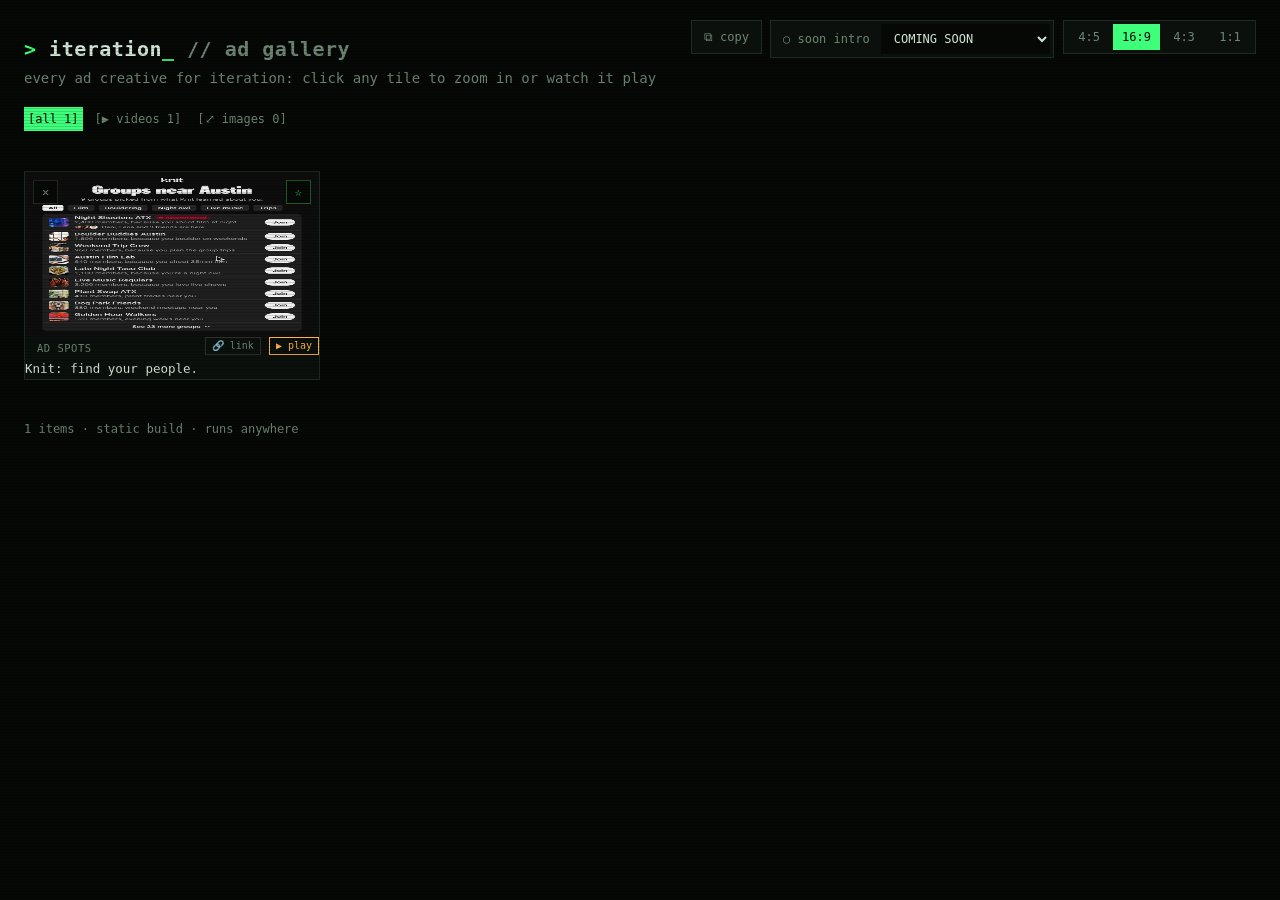
<file: index.html>
<!doctype html>
<html lang="en">
<head>
<meta charset="utf-8">
<meta name="viewport" content="width=device-width, initial-scale=1">
<title>iteration: ad gallery</title>
<link rel="stylesheet" href="styles.css">
</head>
<body>
<div class="ar-pick" id="lbAr" role="radiogroup" aria-label="aspect ratio"></div>
<div class="soon-pick" role="group" aria-label="coming-soon intro before every ad">
  <button type="button" id="soonToggle" aria-pressed="false" title="play a coming-soon card before every ad, in the viewer and in downloads">○ soon intro</button>
  <select id="soonVariant" aria-label="intro variant"></select>
</div>
<button type="button" class="cap-copy" id="capCopy" title="copy your caption edits to send them in">⧉ copy</button>
<div class="mark-bar" id="markBar" hidden>
  <button type="button" id="markCopy" title="copy the ids you marked to send them in">✕ 0 marked · copy list</button>
  <button type="button" id="markClear" title="unmark everything (nothing is deleted here)">clear</button>
</div>
<a class="lb-dl" id="lbDl" hidden download>⤓ download</a>
<header class="top">
  <h1><span class="prompt">&gt;</span> iteration<span class="cursor">_</span> <span class="dim">// ad gallery</span></h1>
  <p class="sub">every ad creative for iteration: click any tile to zoom in or watch it play</p>
  <nav class="chips" id="typePick" aria-label="media type"></nav>
  <nav class="chips" id="chips" aria-label="filter"></nav>
</header>

<main class="grid" id="grid" aria-live="polite">
  <section class="fav-band" id="favBand" aria-label="favorites" hidden></section>
  <section class="grid-cols" id="gridCols"></section>
</main>
<p class="empty dim" id="empty" hidden>no items in this group</p>

<footer class="foot dim">
  <span id="count"></span> · <span>static build · runs anywhere</span>
</footer>

<div class="lb" id="lb" hidden>
  <button class="lb-close" id="lbClose" aria-label="close (esc)">&times;</button>
  <button class="lb-nav lb-prev" id="lbPrev" aria-label="previous (←)">&#8592;</button>
  <div class="lb-stage" id="lbStage" role="dialog" aria-modal="true" aria-label="media viewer"></div>
  <button class="lb-nav lb-next" id="lbNext" aria-label="next (→)">&#8594;</button>
  <div class="lb-caption"><span id="lbTitle"></span><span class="dim" id="lbPos"></span><button type="button" class="lb-fav" id="lbFav" aria-pressed="false" data-off="☆ favorite" data-on="★ favorited" title="favorite: pins this ad to the top of the grid; kept in this browser">☆ favorite</button><a class="lb-link" id="lbLink" href="#" title="copy this ad's permalink">🔗 copy link</a><a class="lb-link" id="lbOpen" href="#" target="_blank" rel="noopener" title="open the creative on its own page">open ↗</a></div>
</div>

<script src="soon.js"></script>
<script src="gallery.js"></script>
</body>
</html>
</file>
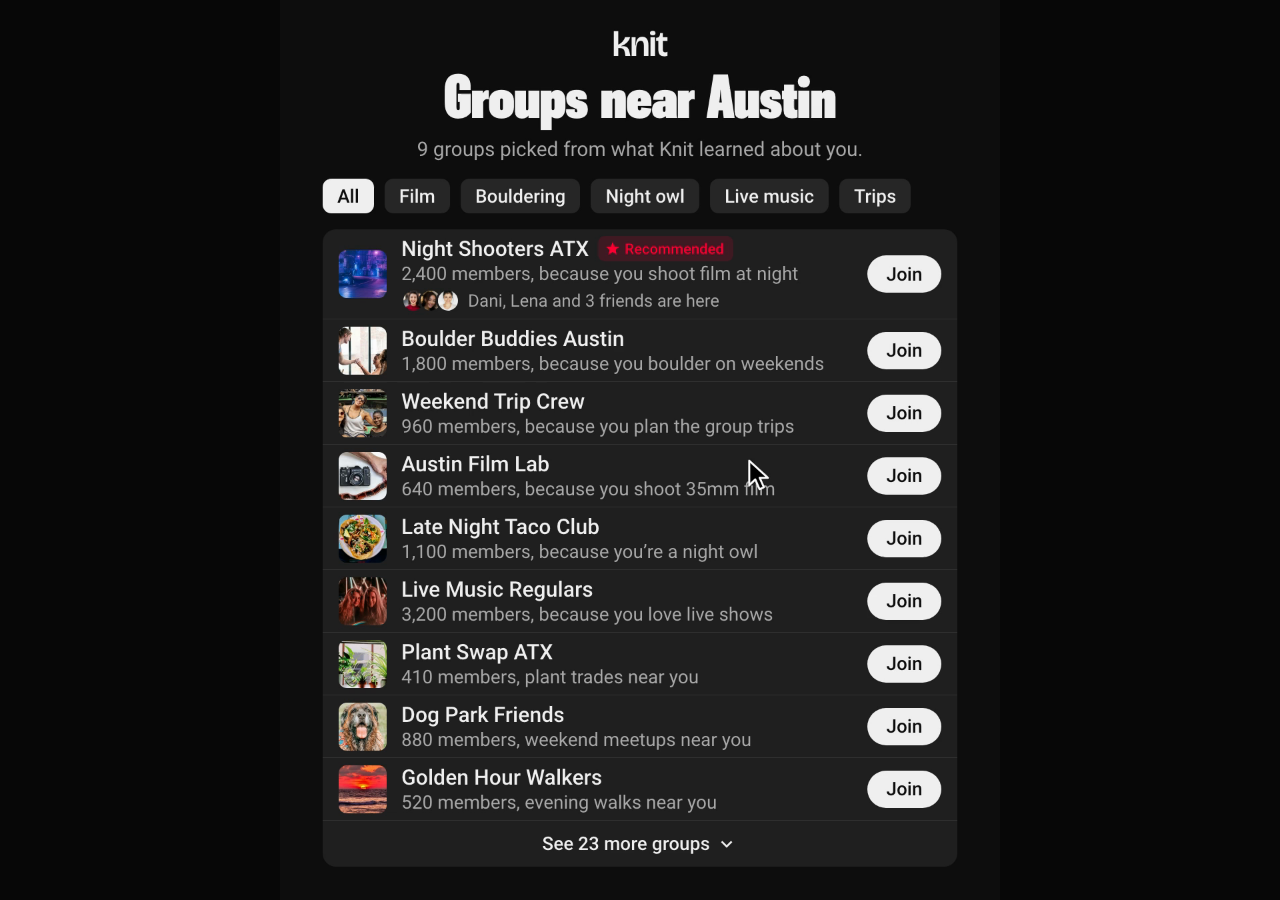
<file: animations/knit-video_knitsocial_youtube_scan_v1/index.html>
<!doctype html>
<html lang="en">
<head>
<meta charset="utf-8">
<meta name="viewport" content="width=device-width, initial-scale=1">
<title>Knit: find your people.</title>
<style>
/* Plays the rendered film (18 s, 4:5, with sound) on its own near-black canvas.
   This spot ships one cut only, so ?ar= is ignored: the page always plays final.mp4. */
:root {
  --canvas: #070707;
  --surface: #ffffff;
  --ink: #14171c;
  --hairline: #d4d8de;
}

*, *::before, *::after { box-sizing: border-box; }

html, body {
  margin: 0;
  height: 100%;
  overflow: hidden;
  background: var(--canvas);
}

body {
  display: grid;
  place-items: center;
}

.frame {
  position: relative;
  width: min(100vw, 80vh);
  aspect-ratio: 4 / 5;
  background: var(--canvas);
}

video {
  display: block;
  width: 100%;
  height: 100%;
  object-fit: contain;
  background: var(--canvas);
}

</style>
</head>
<body>
<div class="frame">
  <video id="film" autoplay loop playsinline preload="auto"
    aria-label="Knit: find your people. A Reddit video ad scanning a YouTube channel for the conversation a creator belongs in, with sound on (18s loop)."></video>
</div>
<script>
  const video = document.getElementById("film");
  video.poster = "poster.png";
  video.src = "final.mp4";
  // Sound is always on: try unmuted autoplay, and if the browser refuses it, play muted and unmute on the
  // viewer's first click, key or touch.
  const unmute = () => {
    video.muted = false;
    video.play().catch(() => {});
  };
  const start = () => {
    video.muted = false;
    video.play().catch(() => {
      video.muted = true;
      video.play().catch(() => {});
    });
  };
  for (const type of ["pointerdown", "keydown", "touchstart"]) addEventListener(type, unmute, { once: true, capture: true });
  // the gallery lightbox posts { type: "unmute" } on the viewer's first click or key
  addEventListener("message", (e) => {
    if (e.data && e.data.type === "unmute") unmute();
  });
  if (video.readyState >= 2) start();
  else video.addEventListener("canplay", start, { once: true });
</script>
</body>
</html>
</file>
<file: styles.css>
:root {
  --bg: #050805;
  --panel: #0b100c;
  --line: #1d2b20;
  --fg: #d2e5d5;
  --dim: #6d8572;
  --acc: #3dff7a;
  --amber: #ffb347;
  --mono: ui-monospace, "Cascadia Mono", "SF Mono", Menlo, Consolas, monospace;
  color-scheme: dark;
}

* { box-sizing: border-box; }
html, body { margin: 0; padding: 0; }
body {
  background: var(--bg);
  color: var(--fg);
  font-family: var(--mono);
  font-size: 14px;
  line-height: 1.5;
  min-height: 100vh;
}
body::after { /* faint CRT scanlines */
  content: "";
  position: fixed; inset: 0;
  pointer-events: none;
  background: repeating-linear-gradient(0deg, transparent 0 2px, rgba(0,0,0,.14) 2px 3px);
  z-index: 5;
}

.top { padding: 34px 24px 10px; max-width: 1400px; margin: 0 auto; }
@media (max-width: 1200px) { .top { padding-top: 70px; } } /* the fixed pickers sit above the title on narrower screens */
h1 { font-size: 20px; font-weight: 600; margin: 0 0 4px; letter-spacing: .5px; }
.prompt { color: var(--acc); }
.cursor { color: var(--acc); animation: blink 1.1s steps(1) infinite; }
@keyframes blink { 50% { opacity: 0; } }
.sub { color: var(--dim); margin: 0 0 18px; }
.dim { color: var(--dim); }

.chips { display: flex; flex-wrap: wrap; gap: 8px; }
.chips + .chips { margin-top: 8px; } /* the type picker sits right above the group chips */
.chip {
  font-family: var(--mono); font-size: 12px;
  background: none; color: var(--dim);
  border: none; border-radius: 0;
  padding: 5px 4px; cursor: pointer;
}
.chip:hover { color: var(--fg); }
.chip.on { background: var(--acc); color: var(--bg); }

.grid {
  max-width: 1400px; margin: 22px auto 40px; padding: 0 24px;
}
.grid-cols { columns: 4 260px; column-gap: 16px; }
/* favorites fill the FIRST cells of the grid, left to right across the top; the rest of the
   gallery keeps the masonry columns below (multi-column flow fills one column top-to-bottom, so
   favorites used to stack under each other down the left column instead of sitting side by side) */
.fav-band {
  display: grid; grid-template-columns: repeat(auto-fill, minmax(260px, 1fr)); gap: 16px;
  align-items: start; /* each tile keeps its own height; the row is as tall as its tallest */
  margin-bottom: 16px;
}
.fav-band[hidden] { display: none; }
.fav-band .tile { margin-bottom: 0; } /* the grid gap already spaces the band */
.tile {
  break-inside: avoid; margin-bottom: 16px;
  background: var(--panel); border: 1px solid var(--line); border-radius: 0;
  overflow: hidden; cursor: zoom-in;
  transition: border-color .15s, box-shadow .15s;
  display: block; width: 100%; padding: 0; text-align: left;
  font-family: var(--mono); color: var(--fg);
  position: relative;
}
/* viewfinder corner brackets on hover */
.tile::before, .tile::after {
  content: ""; position: absolute; width: 14px; height: 14px;
  opacity: 0; transition: opacity .12s; pointer-events: none; z-index: 1;
}
.tile::before { top: 6px; left: 6px; border-top: 2px solid var(--acc); border-left: 2px solid var(--acc); }
.tile::after { top: 6px; right: 6px; border-top: 2px solid var(--acc); border-right: 2px solid var(--acc); }
.tile:hover { border-color: var(--acc); box-shadow: 0 0 24px -6px #3dff7a55; }
.tile:hover::before, .tile:hover::after { opacity: 1; }
.tile img { width: 100%; height: auto; display: block; opacity: 0; transition: opacity .25s; } /* static ads keep their own ratio (4:5, 2:1) */
.tile img.loaded { opacity: 1; }
.tile.anim img { aspect-ratio: var(--tile-ar, 16/9); object-position: center; }
.tile .open { all: unset; display: block; width: 100%; cursor: zoom-in; }
.tile .open:focus-visible { outline: 1px solid var(--acc); outline-offset: -1px; }
.tile .meta { padding: 9px 12px 11px; cursor: default; }
/* the caption is editable in place: hover shows it, an edit is marked in amber until it is applied */
.tile .t { display: inline; outline: none; cursor: text; border-bottom: 1px dashed transparent; }
.tile .t:hover { border-bottom-color: var(--dim); }
.tile .t:focus { border-bottom-color: var(--acc); background: #3dff7a14; }
.tile .t.edited { border-bottom-color: var(--amber); }
.tile .t { font-size: 12.5px; }
.tile .g { font-size: 10.5px; color: var(--dim); letter-spacing: .5px; text-transform: uppercase; }
.tile .badge { cursor: pointer; background: none; font-family: var(--mono); line-height: 1.4;
  float: right; font-size: 10px;
  border-radius: 0; padding: 1px 6px;
}
.tile:not(.anim) .badge { color: var(--acc); border: 1px solid var(--acc); }
.tile.anim .badge { color: var(--amber); border: 1px solid var(--amber); }
.empty { max-width: 1400px; margin: 0 auto; padding: 20px 24px; }
.foot { max-width: 1400px; margin: 0 auto; padding: 0 24px 40px; font-size: 12px; }

/* ---- lightbox ---- */
.lb {
  position: fixed; inset: 0; z-index: 10;
  background: rgba(2, 4, 2, .93);
  display: flex; align-items: center; justify-content: center;
  flex-direction: column;
}
.lb[hidden] { display: none; }
.lb-stage {
  position: relative;
  max-width: min(92vw, 1400px); max-height: 82vh;
  display: flex; align-items: center; justify-content: center;
  animation: pop .18s ease-out;
  transform-origin: var(--ox, 50%) var(--oy, 50%);
}
@keyframes pop { from { transform: scale(.86); opacity: 0; } }
.lb-stage img {
  max-width: 100%; max-height: 82vh; display: block;
  border: 1px solid var(--line); border-radius: 0;
  cursor: zoom-in; transition: transform .18s ease-out;
  transform-origin: var(--zx, 50%) var(--zy, 50%);
}
.lb-stage img.zoomed { transform: scale(2.4); cursor: zoom-out; }
.lb-stage iframe {
  width: min(92vw, 1280px); height: min(82vh, 720px); /* overridden inline by sizeFrame() per ratio */
  border: 1px solid var(--line); border-radius: 0; background: #000;
  display: block;
}
.lb-close {
  position: fixed; top: 14px; right: 20px;
  background: none; border: none; color: var(--dim);
  font-size: 30px; cursor: pointer; font-family: var(--mono);
}
.lb-close:hover { color: var(--acc); }
/* the aspect-ratio picker: fixed top right of the page, above the lightbox; it shapes the tile
   thumbnails on the grid and the frame in the lightbox */
.ar-pick {
  position: fixed; top: 20px; right: 24px; z-index: 11;
  display: flex; gap: 2px; padding: 3px;
  background: var(--panel); border: 1px solid var(--line);
}
body.lb-open .ar-pick { right: 64px; } /* clear the lightbox close button */
/* the download button: the open spot as an mp4 at the picked ratio, left of the picker */
.lb-dl {
  position: fixed; top: 20px; right: 560px; z-index: 11; /* left of the picker and the soon control */
  font-family: var(--mono); font-size: 12px; line-height: 1; text-decoration: none;
  padding: 10px 12px; color: var(--amber); border: 1px solid var(--amber); background: var(--panel);
}
.lb-dl:hover { background: var(--amber); color: var(--bg); }
.lb-dl[hidden] { display: none; }
/* no offline render at this ratio: inert, so it cannot be clicked into a 404 */
.lb-dl.no-render { color: var(--dim, #888); border-color: var(--dim, #888); opacity: .6; cursor: not-allowed; }
.lb-dl.no-render:hover { background: var(--panel); color: var(--dim, #888); }
@media (max-width: 640px) { .lb-dl { right: 224px; padding: 10px 8px; } }
.ar-pick button {
  font-family: var(--mono); font-size: 12px; line-height: 1;
  background: none; color: var(--dim); border: none; border-radius: 0;
  padding: 7px 9px; cursor: pointer; min-width: 44px;
}
.ar-pick button:hover { color: var(--fg); }
.ar-pick button.on { background: var(--acc); color: var(--bg); }
.ar-pick button:focus-visible { outline: 1px solid var(--acc); outline-offset: 1px; }
@media (max-width: 640px) { .ar-pick { right: 16px; } body.lb-open .ar-pick { right: 52px; } .ar-pick button { padding: 7px 6px; min-width: 36px; } }
.lb-nav {
  position: fixed; top: 50%; transform: translateY(-50%);
  background: var(--panel); color: var(--fg);
  border: 1px solid var(--line); border-radius: 0;
  font-size: 20px; padding: 14px 16px; cursor: pointer; font-family: var(--mono);
}
.lb-nav:hover { border-color: var(--acc); color: var(--acc); }
.lb-prev { left: 18px; } .lb-next { right: 18px; }
.lb-caption {
  margin-top: 14px; font-size: 12.5px; display: flex; gap: 16px; align-items: baseline;
}
@media (max-width: 640px) { .lb-nav { display: none; } }

/* the caption-edits copy button: fixed top right, left of the ratio picker */
.cap-copy {
  position: fixed; top: 20px; right: 518px; z-index: 9;
  font-family: var(--mono); font-size: 12px; line-height: 1; cursor: pointer;
  padding: 10px 12px; color: var(--dim); border: 1px solid var(--line); background: var(--panel);
}
.cap-copy:hover { color: var(--fg); border-color: var(--fg); }
.cap-copy.has { color: var(--amber); border-color: var(--amber); }
.cap-copy.has:hover { background: var(--amber); color: var(--bg); }
body.lb-open .cap-copy { display: none; }
@media (max-width: 640px) { .cap-copy { top: 64px; right: 24px; } }

/* the coming-soon intro control: fixed top right, left of the ratio picker; on, every ad opens
   (and downloads) behind the picked card */
.soon-pick {
  position: fixed; top: 20px; right: 226px; z-index: 11; width: 284px;
  display: flex; gap: 2px; padding: 3px;
  background: var(--panel); border: 1px solid var(--line);
}
body.lb-open .soon-pick { right: 268px; }
.soon-pick button, .soon-pick select {
  font-family: var(--mono); font-size: 12px; line-height: 1;
  border: none; border-radius: 0; padding: 7px 9px; cursor: pointer;
}
.soon-pick button { background: none; color: var(--dim); white-space: nowrap; }
.soon-pick button:hover { color: var(--fg); }
.soon-pick button.on { background: var(--amber); color: var(--bg); }
.soon-pick select { flex: 1; min-width: 0; background: var(--bg); color: var(--fg); text-overflow: ellipsis; }
.soon-pick button:focus-visible, .soon-pick select:focus-visible { outline: 1px solid var(--amber); outline-offset: 1px; }
.lb-stage .soon-card {
  position: absolute; inset: 0; width: 100%; height: 100%; z-index: 1;
  pointer-events: none; transition: opacity .22s ease-out;
}
.lb-stage .soon-card.out { opacity: 0; }
/* narrower: the soon control drops to a second row and the copy/download buttons return beside the picker */
@media (max-width: 820px) {
  .top { padding-top: 112px; }
  .soon-pick, body.lb-open .soon-pick { top: 64px; right: 24px; }
  .cap-copy { right: 226px; }
  .lb-dl { right: 268px; }
}
@media (max-width: 640px) {
  .top { padding-top: 156px; }
  .soon-pick, body.lb-open .soon-pick { right: 16px; width: min(284px, calc(100vw - 32px)); }
  .cap-copy { top: 108px; right: 24px; }
  .lb-dl { right: 224px; }
}

/* ---- permalinks: every tile and the viewer carry a copyable #<id> link ---- */
.tile .plink { float: right; margin-right: 8px; font-size: 10px; line-height: 1.4; padding: 1px 6px;
  color: var(--dim); border: 1px solid #ffffff22; text-decoration: none; font-family: var(--mono); }
.tile .plink:hover, .tile .plink:focus-visible { color: var(--acc); border-color: var(--acc); outline: none; }
.lb-caption .lb-link { color: var(--dim); text-decoration: none; font-size: 11.5px; border-bottom: 1px dashed transparent; }
.lb-caption .lb-link:hover, .lb-caption .lb-link:focus-visible { color: var(--acc); border-bottom-color: var(--acc); outline: none; }

/* ---- mark for deletion: the ✕ a tile shows top-left marks the ad and copies the marked list;
   nothing is deleted from the page; the marked ids come back in chat as one paste ---- */
.tile .mark {
  position: absolute; top: 8px; left: 8px; z-index: 2;
  font-family: var(--mono); font-size: 12px; line-height: 1;
  padding: 5px 8px; cursor: pointer; border-radius: 0;
  color: var(--dim); background: rgba(5, 8, 5, .72); border: 1px solid var(--line);
  transition: color .12s, border-color .12s, background .12s;
}
.tile .mark:hover, .tile .mark:focus-visible { color: var(--amber); border-color: var(--amber); outline: none; }
.tile .mark.on { color: var(--bg); background: var(--amber); border-color: var(--amber); }
.tile.marked { border-color: var(--amber); box-shadow: 0 0 24px -6px #ffb34755; }
.tile.marked::before, .tile.marked::after { opacity: 1; }
.tile.marked::before { border-top-color: var(--amber); border-left-color: var(--amber); }
.tile.marked::after { border-top-color: var(--amber); border-right-color: var(--amber); }

/* ---- favorites: the ☆ a tile carries top-right pins it to the top of the grid; the ids live in
   this browser's localStorage, so the order survives a reload. Green, to read apart from the ✕ ---- */
/* the star reads green at rest so the control is findable on a dark thumbnail; the filled state
   (--bg on --acc) is what marks it favorited, so an available star never looks already active */
.tile .fav {
  position: absolute; top: 8px; right: 8px; z-index: 2;
  font-family: var(--mono); font-size: 12px; line-height: 1;
  padding: 5px 8px; cursor: pointer; border-radius: 0;
  color: var(--acc); background: rgba(5, 8, 5, .78); border: 1px solid #3dff7a55;
  transition: color .12s, border-color .12s, background .12s;
}
.tile .fav:hover, .tile .fav:focus-visible { color: var(--bg); background: var(--acc); border-color: var(--acc); outline: none; }
.tile .fav.on { color: var(--bg); background: var(--acc); border-color: var(--acc); }
.tile.favorited { border-color: var(--acc); box-shadow: 0 0 24px -6px #3dff7a55; }
.tile.favorited::before, .tile.favorited::after { opacity: 1; }
.lb-caption .lb-fav {
  font-family: var(--mono); font-size: 11.5px; line-height: 1;
  background: none; border: none; border-radius: 0; padding: 0; cursor: pointer;
  color: var(--dim); border-bottom: 1px dashed transparent;
}
.lb-caption .lb-fav:hover, .lb-caption .lb-fav:focus-visible { color: var(--acc); border-bottom-color: var(--acc); outline: none; }
.lb-caption .lb-fav.on { color: var(--acc); border-bottom-color: var(--acc); }

.mark-bar {
  position: fixed; left: 24px; bottom: 20px; z-index: 11;
  display: flex; gap: 2px; padding: 3px;
  background: var(--panel); border: 1px solid var(--amber);
}
.mark-bar[hidden] { display: none; }
body.lb-open .mark-bar { display: none; }
.mark-bar button {
  font-family: var(--mono); font-size: 12px; line-height: 1;
  border: none; border-radius: 0; padding: 9px 10px; cursor: pointer;
  background: none; color: var(--amber); white-space: nowrap;
}
.mark-bar #markCopy:hover { background: var(--amber); color: var(--bg); }
.mark-bar #markClear { color: var(--dim); border-left: 1px solid var(--line); }
.mark-bar #markClear:hover { color: var(--fg); }
@media (max-width: 640px) { .mark-bar { left: 16px; right: 16px; bottom: 12px; } }
/* touch floor: 44x44 on a coarse pointer (Apple HIG / M3 48dp), 24x24 minimum otherwise (WCAG 2.2 SC 2.5.8) */
@media (pointer: coarse) {
  .tile .mark { min-width: 44px; min-height: 44px; }
  .tile .fav { min-width: 44px; min-height: 44px; }
  .mark-bar button { min-height: 44px; }
}
</file>
